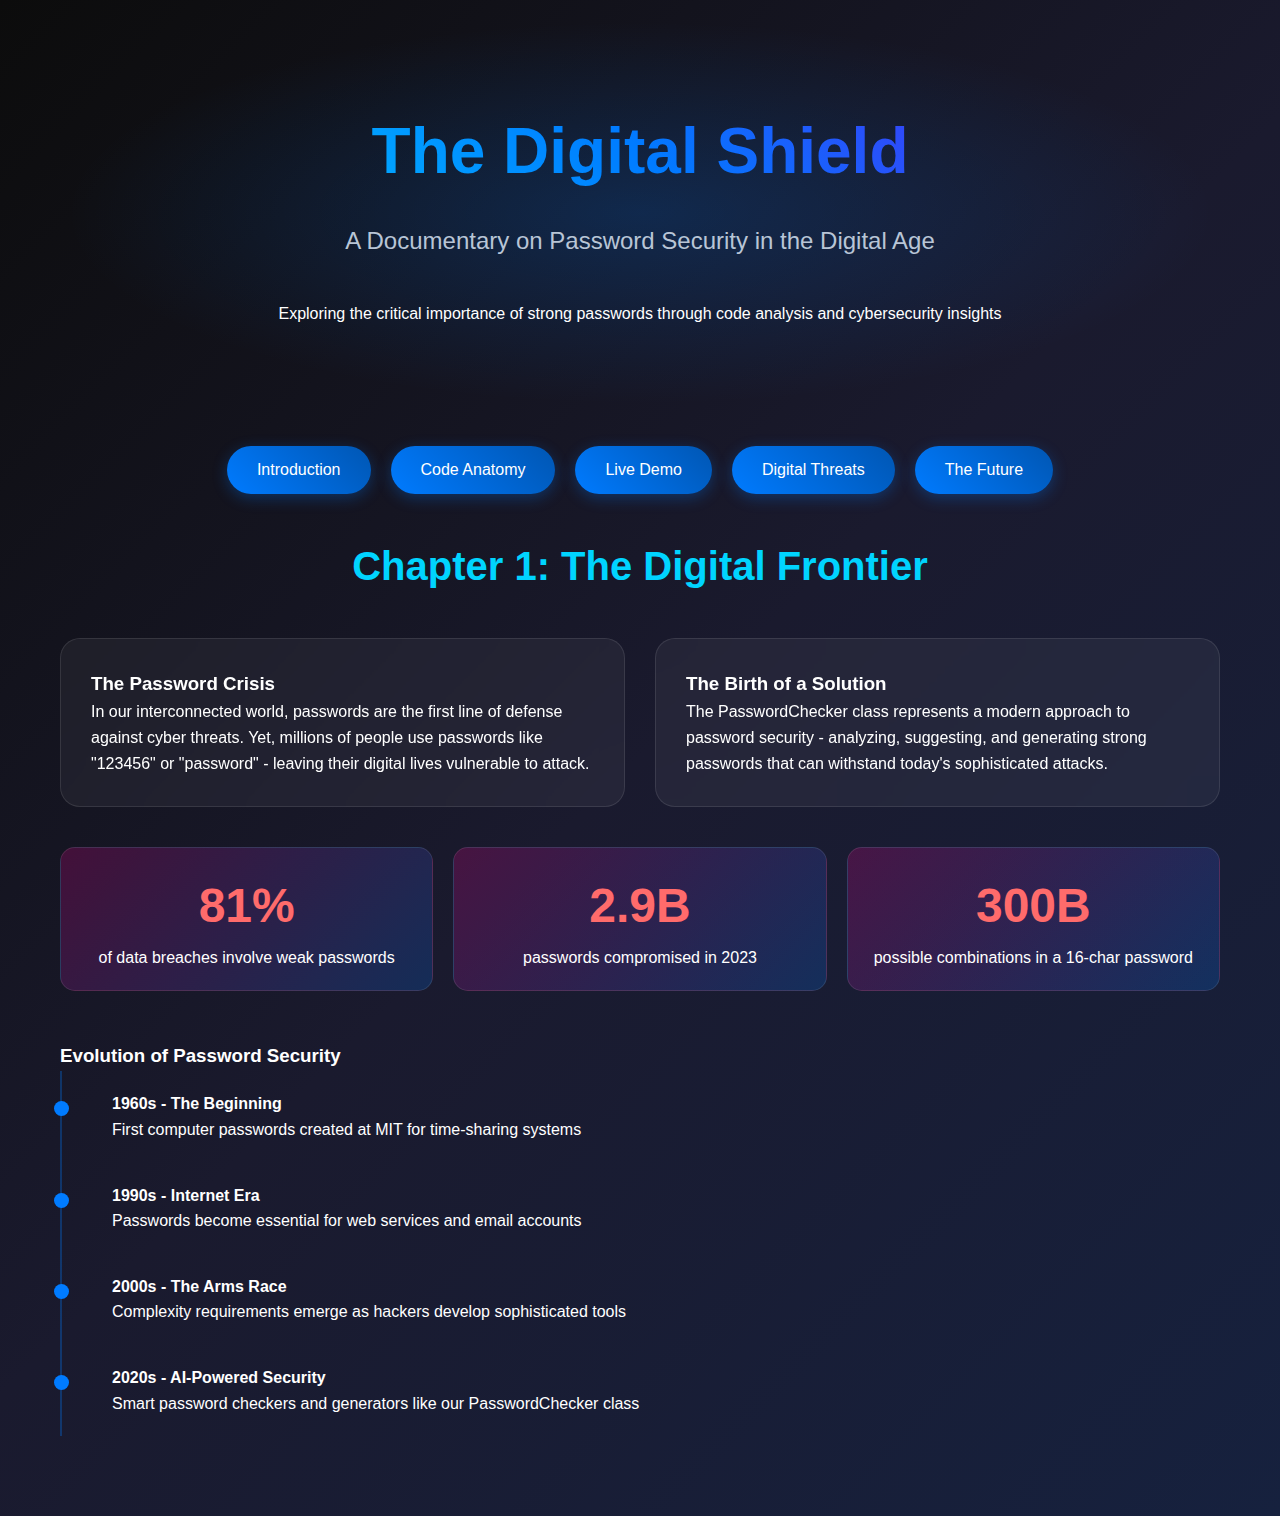
<file: PasswordChecker.html>
<!DOCTYPE html>
<html lang="en">
<head>
    <meta charset="UTF-8">
    <meta name="viewport" content="width=device-width, initial-scale=1.0">
    <title>The Digital Shield: A Password Security Documentary</title>
    <style>
        * {
            margin: 0;
            padding: 0;
            box-sizing: border-box;
        }

        body {
            font-family: 'Segoe UI', Tahoma, Geneva, Verdana, sans-serif;
            background: linear-gradient(135deg, #0c0c0c 0%, #1a1a2e 50%, #16213e 100%);
            color: #ffffff;
            line-height: 1.6;
            overflow-x: hidden;
        }

        .container {
            max-width: 1200px;
            margin: 0 auto;
            padding: 20px;
        }

        .hero {
            text-align: center;
            padding: 80px 0;
            background: radial-gradient(ellipse at center, rgba(0,123,255,0.2) 0%, transparent 70%);
        }

        .hero h1 {
            font-size: 4rem;
            margin-bottom: 20px;
            background: linear-gradient(45deg, #00d4ff, #007bff, #6610f2);
            -webkit-background-clip: text;
            -webkit-text-fill-color: transparent;
            background-clip: text;
            animation: glow 2s ease-in-out infinite alternate;
        }

        @keyframes glow {
            from { filter: drop-shadow(0 0 20px rgba(0, 123, 255, 0.5)); }
            to { filter: drop-shadow(0 0 30px rgba(0, 123, 255, 0.8)); }
        }

        .subtitle {
            font-size: 1.5rem;
            margin-bottom: 40px;
            color: #b8c5d6;
        }

        .navigation {
            display: flex;
            justify-content: center;
            gap: 20px;
            margin: 40px 0;
            flex-wrap: wrap;
        }

        .nav-btn {
            background: linear-gradient(45deg, #007bff, #0056b3);
            border: none;
            padding: 15px 30px;
            border-radius: 50px;
            color: white;
            font-size: 1rem;
            cursor: pointer;
            transition: all 0.3s ease;
            box-shadow: 0 4px 15px rgba(0, 123, 255, 0.3);
        }

        .nav-btn:hover {
            transform: translateY(-3px);
            box-shadow: 0 8px 25px rgba(0, 123, 255, 0.5);
        }

        .section {
            display: none;
            animation: fadeIn 0.8s ease-in;
            margin: 40px 0;
        }

        .section.active {
            display: block;
        }

        @keyframes fadeIn {
            from { opacity: 0; transform: translateY(30px); }
            to { opacity: 1; transform: translateY(0); }
        }

        .chapter-title {
            font-size: 2.5rem;
            margin-bottom: 30px;
            text-align: center;
            color: #00d4ff;
        }

        .content-grid {
            display: grid;
            grid-template-columns: repeat(auto-fit, minmax(300px, 1fr));
            gap: 30px;
            margin: 40px 0;
        }

        .card {
            background: rgba(255, 255, 255, 0.05);
            border-radius: 20px;
            padding: 30px;
            backdrop-filter: blur(10px);
            border: 1px solid rgba(255, 255, 255, 0.1);
            transition: transform 0.3s ease;
        }

        .card:hover {
            transform: translateY(-10px);
        }

        .stats-container {
            display: grid;
            grid-template-columns: repeat(auto-fit, minmax(200px, 1fr));
            gap: 20px;
            margin: 30px 0;
        }

        .stat-card {
            text-align: center;
            padding: 20px;
            background: linear-gradient(135deg, rgba(255, 0, 150, 0.2), rgba(0, 123, 255, 0.2));
            border-radius: 15px;
            border: 1px solid rgba(255, 255, 255, 0.1);
        }

        .stat-number {
            font-size: 3rem;
            font-weight: bold;
            color: #ff6b6b;
        }

        .demo-container {
            background: rgba(0, 0, 0, 0.3);
            border-radius: 15px;
            padding: 30px;
            margin: 30px 0;
            border: 1px solid rgba(0, 123, 255, 0.3);
        }

        .password-input {
            width: 100%;
            padding: 15px;
            font-size: 1.2rem;
            border: 2px solid rgba(0, 123, 255, 0.5);
            border-radius: 10px;
            background: rgba(255, 255, 255, 0.1);
            color: white;
            margin-bottom: 20px;
        }

        .password-input:focus {
            outline: none;
            border-color: #00d4ff;
            box-shadow: 0 0 20px rgba(0, 212, 255, 0.3);
        }

        .strength-meter {
            height: 10px;
            background: rgba(255, 255, 255, 0.1);
            border-radius: 5px;
            margin: 10px 0;
            overflow: hidden;
        }

        .strength-fill {
            height: 100%;
            transition: all 0.3s ease;
            border-radius: 5px;
        }

        .very-weak { background: linear-gradient(90deg, #ff4757, #ff3838); width: 20%; }
        .weak { background: linear-gradient(90deg, #ff6b35, #f0932b); width: 40%; }
        .moderate { background: linear-gradient(90deg, #f39c12, #f1c40f); width: 60%; }
        .strong { background: linear-gradient(90deg, #27ae60, #2ecc71); width: 80%; }
        .very-strong { background: linear-gradient(90deg, #00b894, #00cec9); width: 100%; }

        .code-block {
            background: rgba(0, 0, 0, 0.6);
            border-radius: 10px;
            padding: 20px;
            margin: 20px 0;
            border-left: 4px solid #00d4ff;
            font-family: 'Courier New', monospace;
            overflow-x: auto;
        }

        .highlight {
            color: #00d4ff;
            font-weight: bold;
        }

        .timeline {
            position: relative;
            padding: 20px 0;
        }

        .timeline-item {
            position: relative;
            padding: 20px 0 20px 50px;
            border-left: 2px solid rgba(0, 123, 255, 0.3);
        }

        .timeline-item::before {
            content: '';
            position: absolute;
            left: -8px;
            top: 30px;
            width: 15px;
            height: 15px;
            border-radius: 50%;
            background: #007bff;
        }

        .btn-primary {
            background: linear-gradient(45deg, #007bff, #0056b3);
            border: none;
            padding: 12px 25px;
            border-radius: 25px;
            color: white;
            cursor: pointer;
            transition: all 0.3s ease;
            font-size: 1rem;
        }

        .btn-primary:hover {
            transform: translateY(-2px);
            box-shadow: 0 5px 15px rgba(0, 123, 255, 0.4);
        }

        .vulnerability-card {
            background: linear-gradient(135deg, rgba(255, 0, 0, 0.1), rgba(255, 100, 100, 0.05));
            border: 1px solid rgba(255, 0, 0, 0.3);
            border-radius: 15px;
            padding: 25px;
            margin: 20px 0;
        }

        .solution-card {
            background: linear-gradient(135deg, rgba(0, 255, 0, 0.1), rgba(100, 255, 100, 0.05));
            border: 1px solid rgba(0, 255, 0, 0.3);
            border-radius: 15px;
            padding: 25px;
            margin: 20px 0;
        }

        @media (max-width: 768px) {
            .hero h1 {
                font-size: 2.5rem;
            }
            
            .navigation {
                flex-direction: column;
                align-items: center;
            }
            
            .nav-btn {
                width: 80%;
                max-width: 300px;
            }
        }
    </style>
</head>
<body>
    <div class="container">
        <div class="hero">
            <h1>The Digital Shield</h1>
            <p class="subtitle">A Documentary on Password Security in the Digital Age</p>
            <p>Exploring the critical importance of strong passwords through code analysis and cybersecurity insights</p>
        </div>

        <div class="navigation">
            <button class="nav-btn" onclick="showSection('intro')">Introduction</button>
            <button class="nav-btn" onclick="showSection('anatomy')">Code Anatomy</button>
            <button class="nav-btn" onclick="showSection('demo')">Live Demo</button>
            <button class="nav-btn" onclick="showSection('threats')">Digital Threats</button>
            <button class="nav-btn" onclick="showSection('future')">The Future</button>
        </div>

        <!-- Introduction Section -->
        <div id="intro" class="section active">
            <h2 class="chapter-title">Chapter 1: The Digital Frontier</h2>
            
            <div class="content-grid">
                <div class="card">
                    <h3>The Password Crisis</h3>
                    <p>In our interconnected world, passwords are the first line of defense against cyber threats. Yet, millions of people use passwords like "123456" or "password" - leaving their digital lives vulnerable to attack.</p>
                </div>
                
                <div class="card">
                    <h3>The Birth of a Solution</h3>
                    <p>The PasswordChecker class represents a modern approach to password security - analyzing, suggesting, and generating strong passwords that can withstand today's sophisticated attacks.</p>
                </div>
            </div>

            <div class="stats-container">
                <div class="stat-card">
                    <div class="stat-number">81%</div>
                    <p>of data breaches involve weak passwords</p>
                </div>
                <div class="stat-card">
                    <div class="stat-number">2.9B</div>
                    <p>passwords compromised in 2023</p>
                </div>
                <div class="stat-card">
                    <div class="stat-number">300B</div>
                    <p>possible combinations in a 16-char password</p>
                </div>
            </div>

            <div class="timeline">
                <h3>Evolution of Password Security</h3>
                <div class="timeline-item">
                    <h4>1960s - The Beginning</h4>
                    <p>First computer passwords created at MIT for time-sharing systems</p>
                </div>
                <div class="timeline-item">
                    <h4>1990s - Internet Era</h4>
                    <p>Passwords become essential for web services and email accounts</p>
                </div>
                <div class="timeline-item">
                    <h4>2000s - The Arms Race</h4>
                    <p>Complexity requirements emerge as hackers develop sophisticated tools</p>
                </div>
                <div class="timeline-item">
                    <h4>2020s - AI-Powered Security</h4>
                    <p>Smart password checkers and generators like our PasswordChecker class</p>
                </div>
            </div>
        </div>

        <!-- Code Anatomy Section -->
        <div id="anatomy" class="section">
            <h2 class="chapter-title">Chapter 2: Anatomy of Digital Protection</h2>
            
            <div class="card">
                <h3>The Four Pillars of Password Strength</h3>
                <p>Our PasswordChecker evaluates passwords based on four critical criteria:</p>
                
                <div class="code-block">
<span class="highlight">self.has_digit</span> = any(c.isdigit() for c in self.password)
<span class="highlight">self.has_upper</span> = any(c.isupper() for c in self.password)  
<span class="highlight">self.has_lower</span> = any(c.islower() for c in self.password)
<span class="highlight">self.has_char</span> = any(c in '@$%&*!?' for c in self.password)
                </div>
            </div>

            <div class="content-grid">
                <div class="card">
                    <h3>🔢 Digits (0-9)</h3>
                    <p>Numbers add complexity and are essential for meeting most security requirements. They increase the character set from 52 to 62 possibilities per position.</p>
                </div>
                
                <div class="card">
                    <h3>🔠 Uppercase Letters</h3>
                    <p>Capital letters double the alphabetic possibilities and are crucial for case-sensitive password systems.</p>
                </div>
                
                <div class="card">
                    <h3>🔡 Lowercase Letters</h3>
                    <p>The foundation of most passwords, providing the basic alphabetic character set for readable combinations.</p>
                </div>
                
                <div class="card">
                    <h3>🔣 Special Characters</h3>
                    <p>Symbols like @$%&*!? dramatically increase complexity and are the hardest for attackers to predict.</p>
                </div>
            </div>

            <div class="demo-container">
                <h3>Password Generation Algorithm</h3>
                <div class="code-block">
def generate(self, length=16):
    excluded_chars = ' "\'\\`}{[]()<>=:;,.?/~|/'  
    chars = string.ascii_letters + string.digits + 
            ''.join(c for c in string.punctuation if c not in excluded_chars)
    
    while True:
        password = ''.join(<span class="highlight">secrets.choice(chars)</span> for _ in range(length))
        if self.validate(password):
            return password
                </div>
                <p>The algorithm uses Python's <span class="highlight">secrets</span> module for cryptographically secure random generation, ensuring each password is truly unpredictable.</p>
            </div>
        </div>

        <!-- Live Demo Section -->
        <div id="demo" class="section">
            <h2 class="chapter-title">Chapter 3: The Password Analyzer in Action</h2>
            
            <div class="demo-container">
                <h3>Test Password Strength</h3>
                <input type="text" id="passwordInput" class="password-input" placeholder="Enter a password to analyze..." oninput="analyzePassword()">
                
                <div class="strength-meter">
                    <div id="strengthFill" class="strength-fill"></div>
                </div>
                
                <div id="strengthText" style="text-align: center; margin: 10px 0; font-size: 1.2rem; font-weight: bold;"></div>
                
                <div id="suggestions" style="margin-top: 20px;"></div>
                
                <button class="btn-primary" onclick="generateSecurePassword()">Generate Secure Password</button>
                <div id="generatedPassword" style="margin-top: 20px; font-family: monospace; font-size: 1.1rem;"></div>
            </div>

            <div class="content-grid">
                <div class="card">
                    <h3>Real-time Analysis</h3>
                    <p>As you type, the system instantly evaluates your password's strength using the same algorithms from our Python implementation.</p>
                </div>
                
                <div class="card">
                    <h3>Visual Feedback</h3>
                    <p>The strength meter provides immediate visual feedback, helping users understand password quality at a glance.</p>
                </div>
                
                <div class="card">
                    <h3>Intelligent Suggestions</h3>
                    <p>The system provides specific recommendations for improvement, just like the Python version's suggestion method.</p>
                </div>
            </div>
        </div>

        <!-- Digital Threats Section -->
        <div id="threats" class="section">
            <h2 class="chapter-title">Chapter 4: The Invisible War</h2>
            
            <div class="vulnerability-card">
                <h3>🚨 Common Attack Vectors</h3>
                <ul style="margin-left: 20px; margin-top: 15px;">
                    <li><strong>Brute Force:</strong> Systematic password guessing using computational power</li>
                    <li><strong>Dictionary Attacks:</strong> Using common passwords and word combinations</li>
                    <li><strong>Rainbow Tables:</strong> Pre-computed hash lookup tables for common passwords</li>
                    <li><strong>Social Engineering:</strong> Manipulating users to reveal their passwords</li>
                </ul>
            </div>

            <div class="solution-card">
                <h3>✅ Defense Mechanisms</h3>
                <ul style="margin-left: 20px; margin-top: 15px;">
                    <li><strong>Length:</strong> 16+ characters make brute force attacks exponentially harder</li>
                    <li><strong>Complexity:</strong> Mixed character types prevent dictionary attacks</li>
                    <li><strong>Unpredictability:</strong> Random generation defeats pattern recognition</li>
                    <li><strong>Uniqueness:</strong> Different passwords for each service limit breach impact</li>
                </ul>
            </div>

            <div class="stats-container">
                <div class="stat-card">
                    <div class="stat-number">8</div>
                    <p>characters can be cracked in hours</p>
                </div>
                <div class="stat-card">
                    <div class="stat-number">12</div>
                    <p>characters take centuries to crack</p>
                </div>
                <div class="stat-card">
                    <div class="stat-number">16</div>
                    <p>characters are virtually unbreakable</p>
                </div>
            </div>
        </div>

        <!-- Future Section -->
        <div id="future" class="section">
            <h2 class="chapter-title">Chapter 5: Beyond Passwords</h2>
            
            <div class="content-grid">
                <div class="card">
                    <h3>🔮 Biometric Authentication</h3>
                    <p>Fingerprints, facial recognition, and iris scans are becoming mainstream alternatives to traditional passwords.</p>
                </div>
                
                <div class="card">
                    <h3>🔐 Multi-Factor Authentication</h3>
                    <p>Combining passwords with SMS codes, authenticator apps, or hardware tokens creates multiple layers of security.</p>
                </div>
                
                <div class="card">
                    <h3>🌐 Passwordless Future</h3>
                    <p>Technologies like WebAuthn and FIDO2 are paving the way for a world without traditional passwords.</p>
                </div>
                
                <div class="card">
                    <h3>🤖 AI-Powered Security</h3>
                    <p>Machine learning algorithms can detect unusual login patterns and adapt security measures in real-time.</p>
                </div>
            </div>

            <div class="demo-container">
                <h3>The PasswordChecker Legacy</h3>
                <p>While the future may move beyond traditional passwords, the principles embodied in our PasswordChecker class remain relevant:</p>
                <ul style="margin: 20px 0 20px 30px;">
                    <li>Systematic evaluation of security factors</li>
                    <li>User-friendly feedback and education</li>
                    <li>Automated generation of secure credentials</li>
                    <li>Practical implementation of security best practices</li>
                </ul>
                <p>These concepts will evolve and adapt to new authentication methods, ensuring digital security remains accessible to everyone.</p>
            </div>

            <div style="text-align: center; margin: 50px 0; padding: 30px; background: linear-gradient(135deg, rgba(0, 123, 255, 0.1), rgba(100, 100, 255, 0.05)); border-radius: 20px;">
                <h3>The Digital Shield Continues</h3>
                <p style="font-size: 1.1rem; margin: 20px 0;">In our interconnected world, strong passwords remain one of our most important defenses. The PasswordChecker class represents more than just code—it's a guardian in our digital lives, protecting what matters most.</p>
                <p style="font-style: italic; color: #00d4ff;">Stay secure. Stay protected. Stay vigilant.</p>
            </div>
        </div>
    </div>

    <!-- Instructions for local use -->
    <!--
    TO USE THIS DOCUMENTARY:
    1. Copy this entire HTML code
    2. Save it as "password_documentary.html" 
    3. Double-click the file to open in your browser
    4. Present using full-screen mode (F11)
    -->
    
    <script>
        function showSection(sectionId) {
            // Hide all sections
            const sections = document.querySelectorAll('.section');
            sections.forEach(section => section.classList.remove('active'));
            
            // Show selected section
            document.getElementById(sectionId).classList.add('active');
        }

        function analyzePassword() {
            const password = document.getElementById('passwordInput').value;
            const strengthFill = document.getElementById('strengthFill');
            const strengthText = document.getElementById('strengthText');
            const suggestions = document.getElementById('suggestions');
            
            if (!password) {
                strengthFill.className = 'strength-fill';
                strengthText.textContent = '';
                suggestions.innerHTML = '';
                return;
            }
            
            // Check password criteria
            const hasDigit = /\d/.test(password);
            const hasUpper = /[A-Z]/.test(password);
            const hasLower = /[a-z]/.test(password);
            const hasSpecial = /[@$%&*!?]/.test(password);
            const length = password.length;
            
            const level = hasDigit + hasUpper + hasLower + hasSpecial;
            
            let strength, className, suggestions_text = [];
            
            if (level === 4 && length >= 16) {
                strength = 'Very Strong';
                className = 'very-strong';
            } else if (level === 4 && length >= 8) {
                strength = 'Strong';
                className = 'strong';
                if (length < 16) suggestions_text.push('Consider increasing length to 16+ characters');
            } else if (level === 3 && length >= 8) {
                strength = 'Moderate';
                className = 'moderate';
                if (!hasDigit) suggestions_text.push('Add digits');
                if (!hasUpper) suggestions_text.push('Add uppercase letters');
                if (!hasLower) suggestions_text.push('Add lowercase letters');
                if (!hasSpecial) suggestions_text.push('Add special characters (@$%&*!?)');
                if (length < 16) suggestions_text.push('Increase length to 16+ characters');
            } else if (level >= 2 && length >= 8) {
                strength = 'Weak';
                className = 'weak';
                if (!hasDigit) suggestions_text.push('Add digits');
                if (!hasUpper) suggestions_text.push('Add uppercase letters');
                if (!hasLower) suggestions_text.push('Add lowercase letters');
                if (!hasSpecial) suggestions_text.push('Add special characters (@$%&*!?)');
                if (length < 16) suggestions_text.push('Increase length to 16+ characters');
            } else {
                strength = 'Very Weak';
                className = 'very-weak';
                if (length < 8) suggestions_text.push('Password must be at least 8 characters');
                if (!hasDigit) suggestions_text.push('Add digits');
                if (!hasUpper) suggestions_text.push('Add uppercase letters');
                if (!hasLower) suggestions_text.push('Add lowercase letters');
                if (!hasSpecial) suggestions_text.push('Add special characters (@$%&*!?)');
            }
            
            strengthFill.className = `strength-fill ${className}`;
            strengthText.textContent = `Password Strength: ${strength}`;
            
            if (suggestions_text.length > 0) {
                suggestions.innerHTML = '<h4>Suggestions:</h4><ul>' + 
                    suggestions_text.map(s => `<li>${s}</li>`).join('') + '</ul>';
            } else {
                suggestions.innerHTML = '<h4 style="color: #00d4ff;">✓ Excellent password security!</h4>';
            }
        }

        function generateSecurePassword() {
            const chars = 'ABCDEFGHIJKLMNOPQRSTUVWXYZabcdefghijklmnopqrstuvwxyz0123456789@$%&*!?';
            const length = 16;
            
            let password;
            let attempts = 0;
            
            do {
                password = '';
                for (let i = 0; i < length; i++) {
                    password += chars.charAt(Math.floor(Math.random() * chars.length));
                }
                attempts++;
            } while (!validatePassword(password) && attempts < 100);
            
            document.getElementById('generatedPassword').innerHTML = 
                `<strong>Generated Secure Password:</strong><br>
                <span style="background: rgba(0,123,255,0.2); padding: 10px; border-radius: 5px; display: inline-block; margin-top: 10px;">${password}</span>`;
        }

        function validatePassword(password) {
            const hasDigit = /\d/.test(password);
            const hasUpper = /[A-Z]/.test(password);
            const hasLower = /[a-z]/.test(password);
            const hasSpecial = /[@$%&*!?]/.test(password);
            
            return hasDigit && hasUpper && hasLower && hasSpecial && password.length >= 16;
        }

        // Initialize with demo
        showSection('intro');
    </script>
</body>
</html>
</file>
